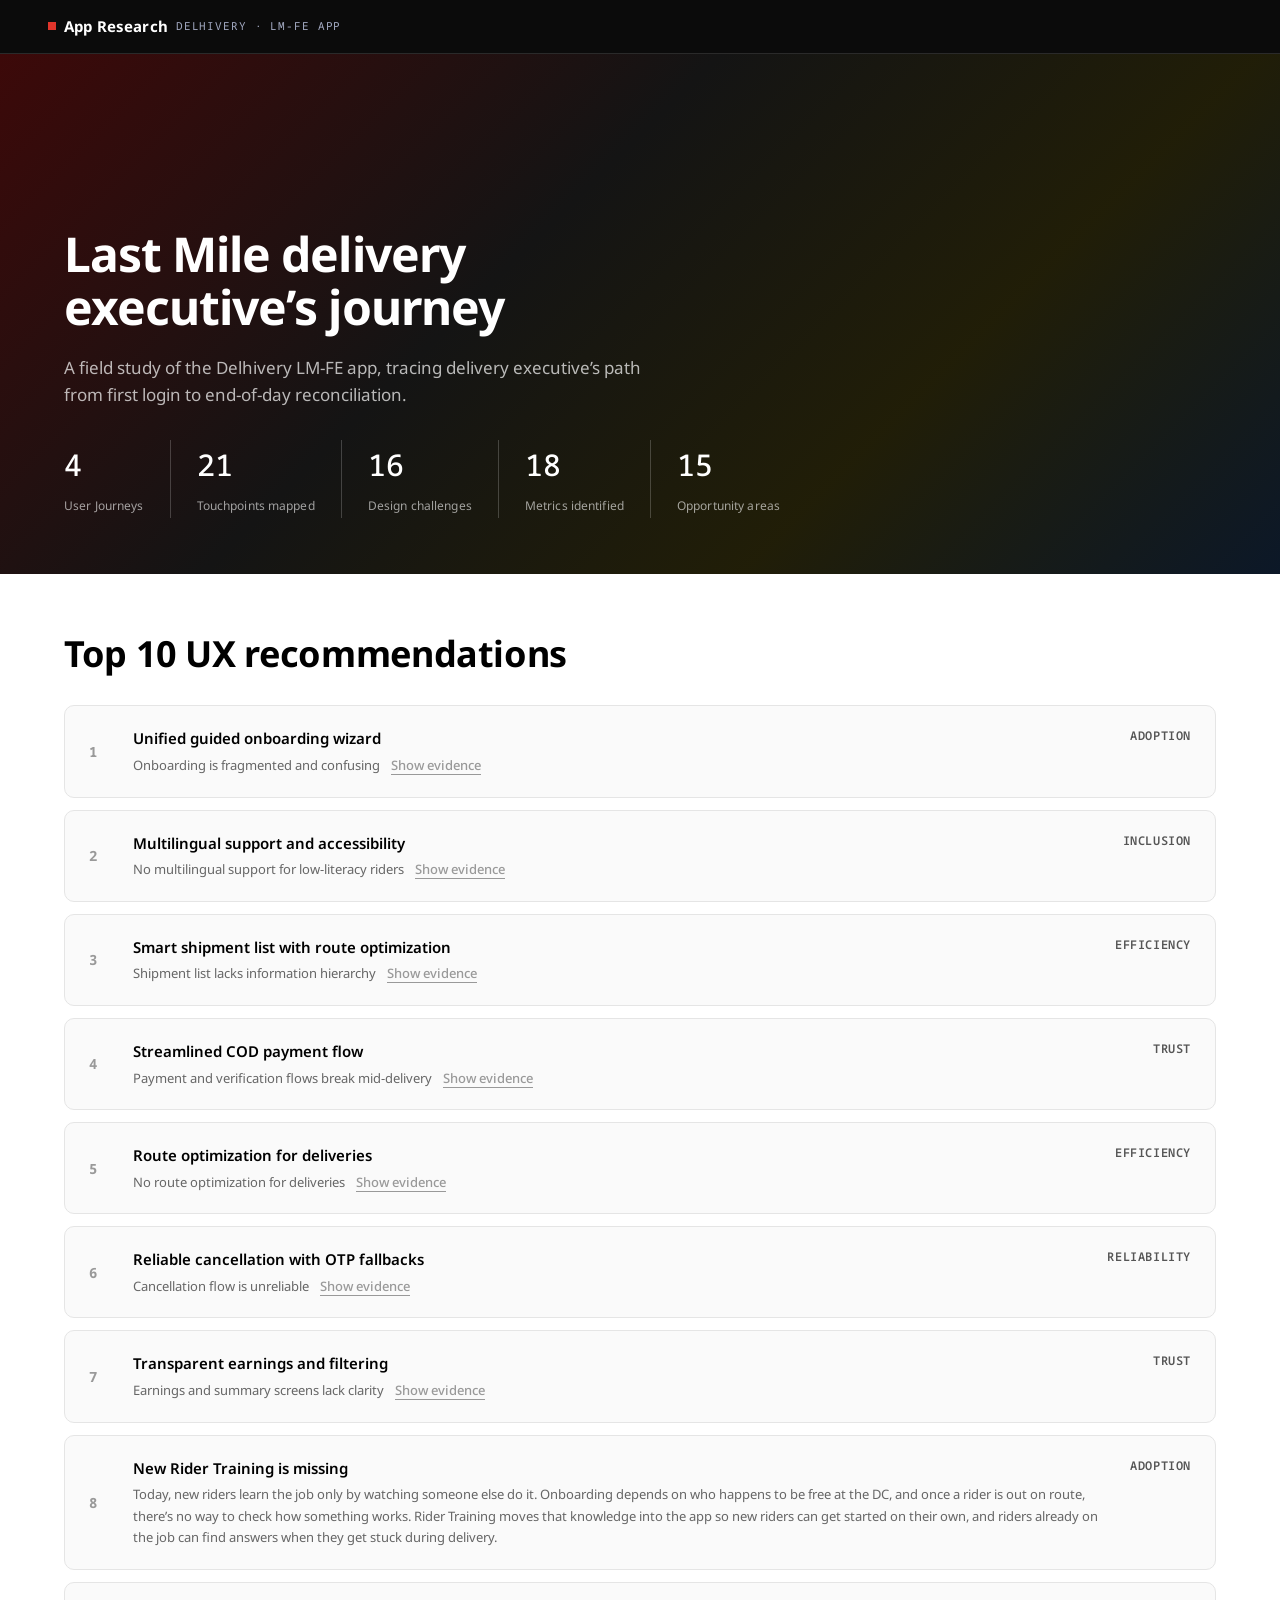
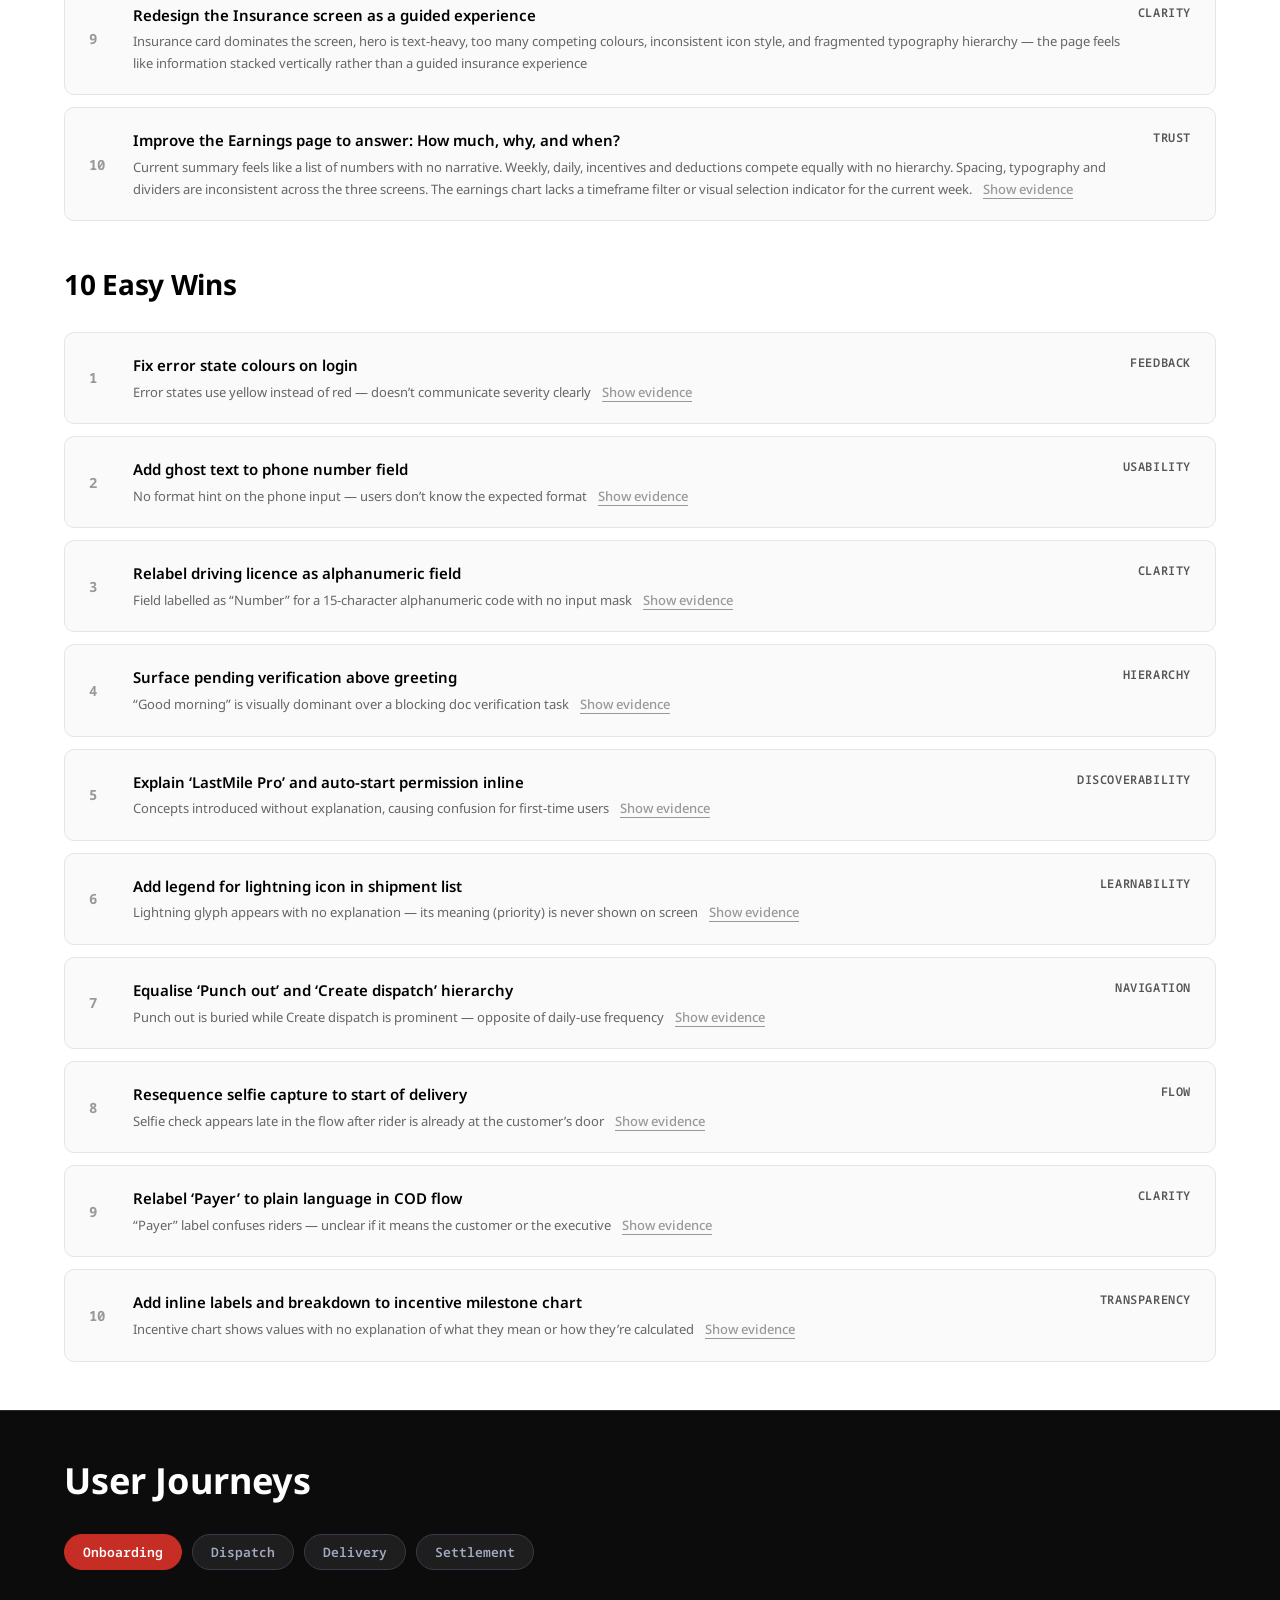
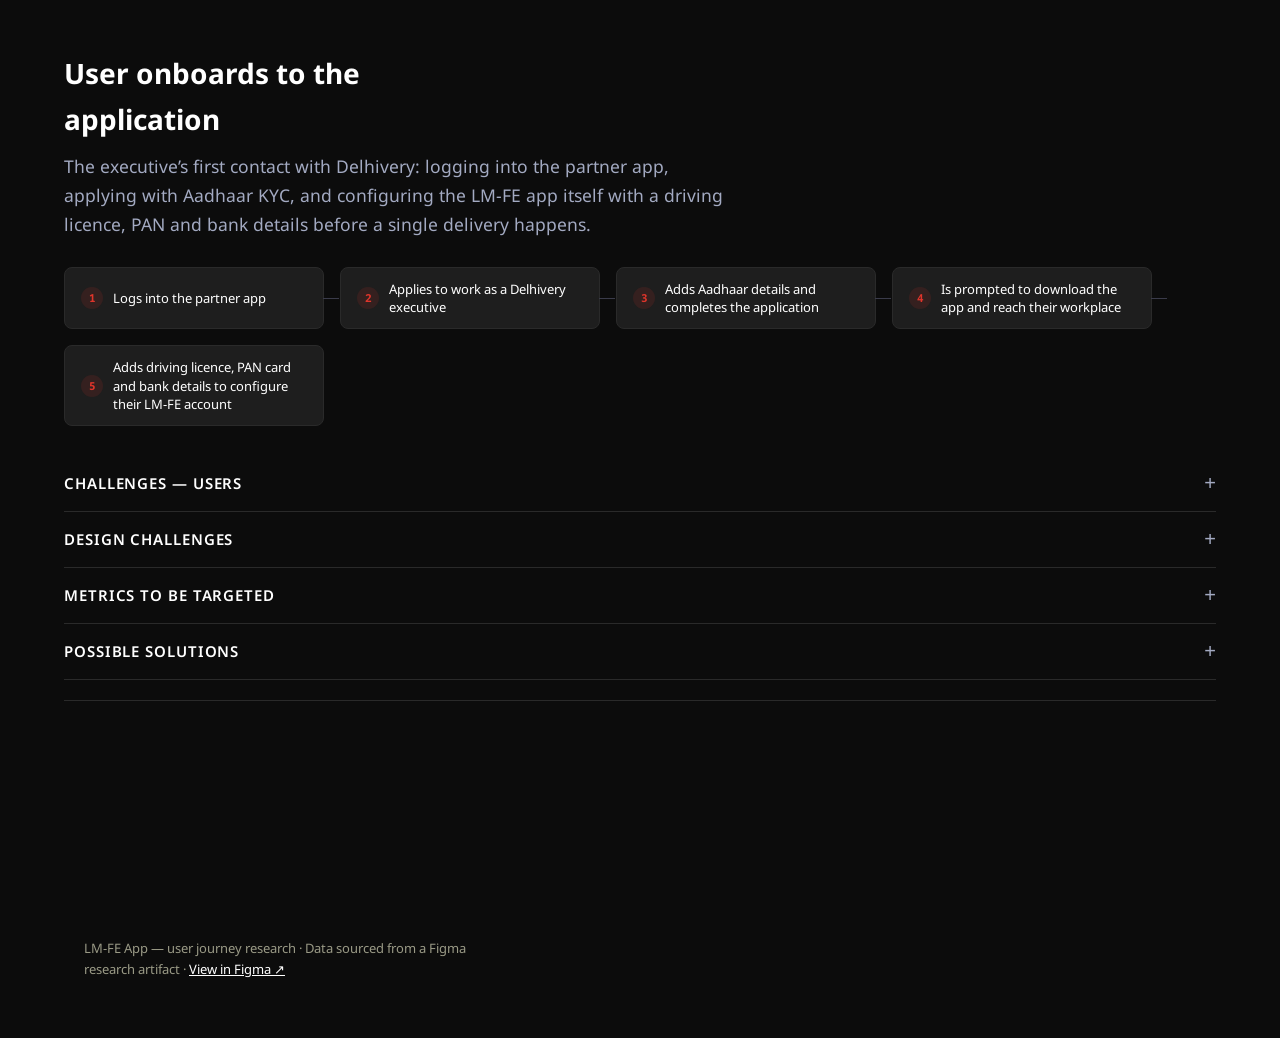
<file: index.html>
<!DOCTYPE html>
<html lang="en">
<head>
<meta charset="UTF-8">
<meta name="viewport" content="width=device-width, initial-scale=1.0">
<title>App Research \u2014 Delhivery user journey studies</title>
<meta name="description" content="Research artifacts documenting the Delhivery LM-FE and Hyperlocal rider app journeys: touchpoints, challenges, metrics and opportunities, with annotated screenshot evidence.">
<link rel="preconnect" href="https://fonts.googleapis.com">
<link rel="preconnect" href="https://fonts.gstatic.com" crossorigin>
<link href="https://fonts.googleapis.com/css2?family=Noto+Sans:wght@300;400;500;600;700;800;900&family=Noto+Sans+Mono:wght@400;500;600;700&display=swap" rel="stylesheet">
<link rel="stylesheet" href="assets/style.css?v=11">
</head>
<body>

<div id="progress"></div>

<nav class="topnav">
  <div class="topnav-inner">
    <div class="wordmark"><span class="tick"></span>App Research <small>DELHIVERY &#183; LM-FE APP</small></div>
  </div>
  <div class="toc-toggle" id="toc-toggle"></div>
</nav>

<div class="shell">
  <aside class="rail"><div class="rail-inner" id="rail"></div></aside>
  <main class="main" id="main"></main>
</div>

<footer class="site-footer" id="footer"></footer>

<div class="lightbox" id="lightbox" role="dialog" aria-modal="true" aria-label="Screenshot evidence viewer">
  <button class="lb-close" id="lb-close" aria-label="Close">&#10005;</button>
  <button class="lb-nav prev" id="lb-prev" aria-label="Previous screen">&#8249;</button>
  <div class="lb-stage" id="lb-stage"></div>
  <button class="lb-nav next" id="lb-next" aria-label="Next screen">&#8250;</button>
</div>

<script src="assets/data.js?v=7"></script>
<script src="assets/app.js?v=11"></script>
</body>
</html>
</file>
<file: assets/style.css>
/* ============================================================
   DESIGN TOKENS — Tarmac TDS Dark Theme
   Palette: Delhivery dark theme with brand red accent.
   Spacing: 4px base grid (sm=8, md=12, lg=16, xl=20, 2xl=24, 3xl=32).
   Font: Inter (TDS standard sans-serif) + IBM Plex Mono (data).
   ============================================================ */
:root{
  --paper: #0C0C0C;
  --paper-raised: #1E1E1E;
  --ink: #FFFFFF;
  --ink-soft: #A3AAC2;
  --hairline: #2A2A2A;
  --hairline-strong: #3A3B4A;
  --signal: #E0352B;
  --signal-deep: #C62D24;
  --signal-tint: rgba(224, 53, 43, 0.12);
  --board: #0C0C0C;
  --board-raised: #1E1E1E;
  --board-hair: #2A2A2A;
  --paper-on-board: #FFFFFF;

  --crit-fg: #FF6B6B; --crit-bg: rgba(255,107,107,0.12); --crit-bd: rgba(255,107,107,0.25);
  --maj-fg:  #FFD93D; --maj-bg:  rgba(255,217,61,0.12); --maj-bd:  rgba(255,217,61,0.25);
  --min-fg:  #7DD3FC; --min-bg:  rgba(125,211,252,0.12); --min-bd:  rgba(125,211,252,0.25);

  --display: 'Noto Sans', -apple-system, BlinkMacSystemFont, sans-serif;
  --body: 'Noto Sans', -apple-system, BlinkMacSystemFont, sans-serif;
  --mono: 'Noto Sans Mono', 'IBM Plex Mono', monospace;

  --measure: 66ch;
  --radius: 8px;
  --ease: cubic-bezier(.2,.7,.3,1);
}

*{box-sizing:border-box}
html{scroll-behavior:smooth}
@media (prefers-reduced-motion: reduce){ html{scroll-behavior:auto} *{animation-duration:.001ms !important; transition-duration:.001ms !important} }

body{
  margin:0; background:var(--paper); color:var(--ink);
  font-family:var(--body); font-size:17px; line-height:1.65;
  -webkit-font-smoothing:antialiased;
  overflow-x:hidden;
}
a{color:var(--signal-deep)}
a:focus-visible, button:focus-visible, [tabindex]:focus-visible{
  outline:2px solid var(--signal); outline-offset:2px;
}
::selection{ background:var(--signal); color:#fff; }

.eyebrow{
  font-family:var(--mono); font-size:11.5px; letter-spacing:.14em;
  text-transform:uppercase; color:var(--ink-soft);
}
.stat-note{
  font-family:var(--mono); font-size:11px; color:var(--ink-soft);
  border-top:1px dashed var(--hairline-strong); padding-top:8px; margin-top:14px;
}

/* ---------- progress + top nav ---------- */
#progress{
  position:fixed; top:0; left:0; height:2px; width:0%; background:var(--signal);
  z-index:200; transition:width .1s linear;
}
.topnav{
  position:sticky; top:0; z-index:100; background:rgba(12,12,12,.95);
  backdrop-filter:blur(6px); border-bottom:1px solid var(--hairline);
}
.topnav-inner{
  max-width:1240px; margin:0 auto; padding:14px 28px;
  display:flex; align-items:center; gap:22px;
}
.wordmark{
  font-family:var(--display); font-weight:700; font-size:15px; letter-spacing:.01em;
  display:flex; align-items:center; gap:8px; white-space:nowrap;
}
.wordmark .tick{ width:8px; height:8px; background:var(--signal); flex:none; }
.wordmark small{ font-family:var(--mono); font-weight:400; font-size:11px; color:var(--ink-soft); letter-spacing:.08em; }

.tabs{ display:flex; gap:2px; background:var(--hairline); border-radius:6px; padding:2px; margin-left:auto; }
.tab-btn{
  font-family:var(--mono); font-size:12px; letter-spacing:.03em; padding:7px 14px;
  border:0; background:transparent; color:var(--ink-soft); cursor:pointer; border-radius:5px;
  transition:background .15s var(--ease), color .15s var(--ease);
}
.tab-btn.active{ background:var(--paper-raised); color:var(--ink); box-shadow:0 1px 0 var(--hairline-strong) inset; }
.tab-btn:hover:not(.active){ color:var(--ink); }

.toc-toggle{ display:none; }

/* ---------- shell layout ---------- */
.shell{
  max-width:1240px; margin:0 auto; padding:0 5vw;
  display:block;
}
.rail{ display:none; }
.rail-inner{ position:sticky; top:76px; }
.rail-title{ font-family:var(--mono); font-size:10.5px; letter-spacing:.14em; color:var(--ink-soft); text-transform:uppercase; margin-bottom:10px; }
.rail-item{
  display:flex; align-items:baseline; gap:8px; padding:7px 0; text-decoration:none;
  color:var(--ink-soft); font-family:var(--mono); font-size:12.5px; border-left:2px solid transparent;
  padding-left:10px; margin-left:-11px; transition:border-color .15s var(--ease), color .15s var(--ease);
}
.rail-item .n{ opacity:.6; }
.rail-item.current{ color:var(--ink); border-left-color:var(--signal); }
.rail-item:hover{ color:var(--ink); }
.rail-meta{ margin-top:22px; padding-top:16px; border-top:1px solid var(--hairline); font-family:var(--mono); font-size:11px; color:var(--ink-soft); line-height:1.7; }
.rail-meta a{ color:var(--ink-soft); }

.main{ min-width:0; padding-bottom:120px; }

/* ---------- hero ---------- */
.hero{
  position:relative; width:100vw; margin-left:calc(-50vw + 50%); box-sizing:border-box;
  background:#000; color:#fff; overflow:hidden;
  display:flex; flex-direction:column; min-height:520px;
  border-bottom:none;
}
.hero-gradient-bg{
  position:absolute; inset:0; z-index:0;
  background:linear-gradient(135deg, rgba(200,30,30,.3) 0%, rgba(100,100,100,.2) 40%, rgba(220,200,50,.15) 70%, rgba(60,120,200,.2) 100%);
}

.hero-content{
  position:relative; z-index:2;
  margin-top:auto; padding:0 5vw 48px;
}
.hero h1{
  font-family:var(--display); font-weight:700; font-size:48px; line-height:1.1;
  letter-spacing:-.02em; margin:0 0 20px; color:#fff; max-width:20ch;
}
.hero-abstract{ max-width:60ch; font-size:17px; color:rgba(255,255,255,.7); margin:0 0 32px; line-height:1.6; }

.stat-strip{ display:flex; flex-wrap:wrap; gap:0; margin-bottom:8px; }
.stat{ padding:0 26px 0 0; margin-right:26px; border-right:1px solid rgba(255,255,255,.2); }
.stat:last-child{ border-right:0; }
.stat .num{ font-family:var(--mono); font-weight:500; font-size:30px; color:#fff; display:block; }
.stat .lbl{ font-size:12px; color:rgba(255,255,255,.6); font-family:var(--display); letter-spacing:.01em; }

/* journey minimap */
.minimap{ display:flex; gap:10px; margin-top:30px; }
.mini-stub{
  flex:1; background:var(--paper-raised); border:1px solid var(--hairline); border-radius:var(--radius);
  padding:12px 14px; text-decoration:none; color:var(--ink); position:relative; overflow:hidden;
  transition:transform .15s var(--ease), border-color .15s var(--ease);
}
.mini-stub:hover{ transform:translateY(-2px); border-color:var(--hairline-strong); }
.mini-stub::before{
  content:''; position:absolute; left:0; top:10%; bottom:10%; width:3px; background:var(--hairline-strong);
}
.mini-stub .code{ font-family:var(--mono); font-size:10.5px; color:var(--ink-soft); }
.mini-stub .t{ font-family:var(--display); font-size:13px; font-weight:600; margin-top:3px; line-height:1.25; }
.mini-stub .dot{
  display:inline-block; width:6px; height:6px; border-radius:50%; margin-right:5px; background:var(--signal);
}

/* ---------- executive summary ---------- */
.exec{ padding:60px 5vw 48px; border-bottom:1px solid var(--hairline); background:#fff; color:#000; width:100vw; margin-left:calc(-50vw + 50%); box-sizing:border-box; }
.exec-heading{ font-family:var(--display); font-weight:700; font-size:36px; line-height:1.1; letter-spacing:-.01em; color:#000; margin:0 0 32px; text-transform:none; }
.easy-wins-section{ margin-top:48px; }
.easy-wins-heading{ font-size:28px; }
.rec-cards{ display:flex; flex-direction:column; gap:12px; }
.rec-card{
  display:flex; flex-direction:column;
  border-radius:10px; border:1px solid #e5e5e5;
  background:#fafafa; transition:box-shadow .15s ease, border-color .15s ease;
  overflow:hidden;
}
.rec-card:hover{ border-color:#ccc; box-shadow:0 2px 8px rgba(0,0,0,.06); }
.rec-card-header{
  display:flex; align-items:center; gap:16px; padding:20px 24px;
}
.rec-num{
  font-family:var(--mono); font-size:14px; font-weight:700; color:#999;
  min-width:28px; flex-shrink:0;
}
.rec-body{ flex:1; min-width:0; }
.rec-top-row{ display:flex; align-items:flex-start; justify-content:space-between; gap:16px; }
.rec-text{ flex:1; min-width:0; }
.rec-title{ font-family:var(--display); font-weight:600; font-size:15px; margin:0 0 4px; color:#000; }
.rec-challenge{ font-size:13px; color:#666; margin:0; }
.rec-meta{ display:flex; flex-direction:column; align-items:flex-end; gap:8px; flex-shrink:0; }
.rec-metric{
  font-family:var(--mono); font-size:12px; font-weight:600;
  color:#555; text-transform:uppercase; letter-spacing:.05em;
}
.rec-evidence-btn{
  font-family:var(--body); font-size:13px; font-weight:500;
  padding:0; background:none; color:#999;
  border:none; border-bottom:1px solid #999; cursor:pointer;
  margin-left:8px; transition:opacity .15s ease;
}
.rec-evidence-btn:hover{ opacity:.6; }
.rec-arrow{
  font-size:24px; color:#999; background:none; border:none; cursor:pointer;
  padding:4px 8px; transition:color .15s ease;
}
.rec-arrow:hover{ color:#000; }
.rec-evidence-panel{
  padding:0 24px 20px; border-top:1px solid #eee;
}
.rec-evidence-panel.hidden{ display:none; }
.rec-evidence-grid{
  display:flex; gap:16px; flex-wrap:wrap; padding-top:16px;
}
.rec-ev-thumb{
  display:flex; flex-direction:column; gap:6px; background:none; border:none; cursor:pointer; padding:0;
}
.rec-ev-thumb img{
  width:200px; height:auto; max-height:360px; object-fit:contain; border-radius:8px; border:1px solid #ddd;
  transition:transform .15s ease, box-shadow .15s ease;
}
.rec-ev-thumb:hover img{ transform:scale(1.02); box-shadow:0 4px 16px rgba(0,0,0,.1); }
.rec-ev-cap{
  font-family:var(--mono); font-size:11px; color:#888; text-align:center;
}

/* ---------- stage sections ---------- */
.stage{ position:relative; padding:64px 0 20px; border-bottom:1px solid var(--hairline); }
.stage:last-of-type{ border-bottom:0; }
.ghost-num{
  position:absolute; top:20px; right:0; font-family:var(--mono); font-weight:500;
  font-size:120px; color:var(--ink); opacity:.05; line-height:1; user-select:none; pointer-events:none;
}
.stage-stub{
  display:inline-flex; align-items:center; gap:10px; background:var(--paper-raised);
  border:1px solid var(--hairline-strong); border-radius:var(--radius); padding:6px 14px 6px 10px;
  margin-bottom:18px; position:relative;
}

/* ---------- stage pill tabs ---------- */
.stages-tabbed{ margin-top:0; width:100vw; margin-left:calc(-50vw + 50%); padding:40px 5vw; box-sizing:border-box; }
.stages-heading{ font-family:var(--display); font-weight:700; font-size:36px; margin:0 0 24px; }
.stage-pills{ display:flex; gap:10px; flex-wrap:wrap; margin-bottom:16px; }
.stage-pill{
  font-family:var(--mono); font-size:13px; font-weight:600;
  padding:8px 18px; border-radius:999px;
  border:1px solid var(--hairline-strong);
  background:var(--paper-raised); color:var(--ink-soft);
  cursor:pointer; transition:all .15s ease;
}
.stage-pill:hover{ border-color:var(--signal-deep); color:var(--signal-deep); }
.stage-pill.active{ background:var(--signal-deep); color:#fff; border-color:var(--signal-deep); }
.stage-stub::before, .stage-stub::after{
  content:''; position:absolute; width:9px; height:9px; background:var(--paper);
  border:1px solid var(--hairline-strong); border-radius:50%; top:50%; transform:translateY(-50%);
}
.stage-stub::before{ left:-5px; } .stage-stub::after{ right:-5px; }
.stage-stub .code{ font-family:var(--mono); font-size:12px; color:var(--signal-deep); font-weight:600; }
.stage h2{ font-family:var(--display); font-weight:700; font-size:28px; margin:0 0 10px; max-width:26ch; }
.stage-narrative{ max-width:var(--measure); font-size:17.5px; color:var(--ink-soft); margin:0 0 28px; }

/* ---------- stage accordions ---------- */
.stage-accordion{ border-bottom:1px solid var(--hairline); }
.accordion-toggle{
  display:flex; align-items:center; justify-content:space-between; width:100%;
  padding:16px 0; background:none; border:none; cursor:pointer;
  text-align:left;
}
.accordion-title{
  font-family:var(--display); font-weight:600; font-size:15px; color:var(--ink);
  text-transform:uppercase; letter-spacing:.06em;
}
.accordion-icon{
  font-size:20px; font-weight:300; color:var(--ink-soft); flex-shrink:0;
}
.accordion-panel{ padding:0 0 20px; }
.accordion-panel.hidden{ display:none; }

.stepper{ display:flex; flex-wrap:wrap; gap:16px; margin:0 0 30px; padding:0; align-items:stretch; }
.step{ display:flex; align-items:center; gap:10px; padding:12px 16px; background:var(--paper-raised); border:1px solid var(--hairline); border-radius:var(--radius); position:relative; max-width:260px; min-width:180px; flex:1 1 auto; }
.step:not(:last-child)::after{ content:''; position:absolute; right:-16px; top:50%; width:16px; height:1px; background:var(--hairline-strong); }
.step .idx{ font-family:var(--mono); font-size:11px; color:var(--signal); font-weight:700; flex:none; width:22px; height:22px; border-radius:50%; background:var(--signal-tint); display:flex; align-items:center; justify-content:center; }
.step .txt{ font-family:var(--body); font-size:13px; line-height:1.4; color:var(--ink); }

.user-note{
  font-family:var(--display); font-size:14px; color:var(--ink-soft); font-style:normal;
  background:var(--paper-raised); border-left:3px solid var(--hairline-strong); padding:10px 14px; margin:0 0 30px;
  max-width:820px;
}
.user-note ul{ margin:6px 0 0; padding-left:18px; }
.user-note li{ margin:3px 0; }
.user-note .lbl{ font-family:var(--mono); font-size:10.5px; letter-spacing:.1em; text-transform:uppercase; color:var(--ink-soft); display:block; margin-bottom:6px; }

/* challenge cards */
.challenges{ display:flex; flex-direction:column; gap:20px; margin-bottom:34px; }
.chal-item{
  max-width:820px; padding:0; scroll-margin-top:80px;
  border-bottom:1px solid var(--hairline); padding-bottom:16px;
}
.chal-head{ display:flex; align-items:center; gap:10px; margin-bottom:8px; }
.sev{
  font-family:var(--mono); font-size:10px; letter-spacing:.08em; text-transform:uppercase;
  padding:2px 8px; border-radius:3px; font-weight:600; flex:none;
}
.sev.critical{ color:var(--crit-fg); background:var(--crit-bg); border:1px solid var(--crit-bd); }
.sev.major{ color:var(--maj-fg); background:var(--maj-bg); border:1px solid var(--maj-bd); }
.sev.minor{ color:var(--min-fg); background:var(--min-bg); border:1px solid var(--min-bd); }
.sevdot{ flex:none; width:9px; height:9px; border-radius:50%; margin-top:6px; }
.sevdot.critical{ background:var(--crit-fg); }
.sevdot.major{ background:var(--maj-fg); }
.sevdot.minor{ background:var(--min-fg); }
.chal-item h3{ font-family:var(--display); font-weight:600; font-size:18.5px; margin:0; line-height:1.3; }
.chal-body{ margin:0; color:var(--ink-soft); font-size:16px; }
.ev-toggle{
  font-family:var(--mono); font-size:11.5px; background:none; border:0; color:var(--signal-deep);
  cursor:pointer; padding:8px 0 0; text-decoration:underline; text-underline-offset:2px; display:block;
}
.hidden{ display:none !important; }

/* evidence rail */
.ev-rail{ display:flex; gap:10px; margin-top:14px; overflow-x:auto; padding-bottom:4px; scroll-snap-type:x proximity; }
.ev-thumb{
  flex:none; width:104px; scroll-snap-align:start; cursor:pointer; background:transparent; border:0; padding:0;
  text-align:left;
}
.ev-thumb .frame{
  width:104px; border-radius:8px; border:2px solid var(--board); background:var(--board);
  overflow:hidden; position:relative; box-shadow:0 2px 6px rgba(0,0,0,.18);
  transition:transform .15s var(--ease), box-shadow .15s var(--ease);
}
.ev-thumb:hover .frame{ transform:translateY(-3px); box-shadow:0 6px 14px rgba(0,0,0,.24); }
.ev-thumb img{ width:100%; height:auto; object-fit:contain; display:block; }
.ev-thumb .pincount{
  position:absolute; top:5px; right:5px; background:var(--signal); color:#fff; font-family:var(--mono);
  font-size:9.5px; font-weight:700; width:16px; height:16px; border-radius:50%; display:flex;
  align-items:center; justify-content:center;
}
.ev-thumb .cap{ font-size:10.5px; font-family:var(--mono); color:var(--ink-soft); margin-top:6px; line-height:1.3; display:block; }

/* section subtitle */
.section-subtitle{ font-family:var(--display); font-size:15px; font-weight:700; text-transform:uppercase; letter-spacing:0.06em; color:var(--signal); margin:40px 0 16px; padding-bottom:8px; border-bottom:1px solid var(--hairline); }

/* metrics table */
.metrics-table{ width:100%; max-width:820px; border-collapse:collapse; margin-bottom:34px; font-size:15px; }
.metrics-table th{
  text-align:left; font-family:var(--mono); font-size:10.5px; letter-spacing:.1em; text-transform:uppercase;
  color:var(--ink-soft); font-weight:500; padding:0 16px 8px 0; border-bottom:1px solid var(--hairline-strong);
}
.metrics-table td{ padding:12px 16px 12px 0; border-bottom:1px solid var(--hairline); vertical-align:top; }
.metrics-table td:first-child{ font-family:var(--display); font-weight:600; white-space:nowrap; }
.metrics-table td:last-child{ color:var(--ink-soft); }

/* opportunities */
.opps{ display:flex; flex-direction:column; gap:10px; }
.opp-card{
  max-width:720px; border:1px dashed var(--hairline-strong); border-radius:var(--radius);
  padding:14px 18px; background:linear-gradient(180deg, rgba(193,68,30,.03), transparent);
}
.opp-card h4{ font-family:var(--display); font-size:15.5px; font-weight:600; margin:0 0 5px; }
.opp-card p{ margin:0; color:var(--ink-soft); font-size:15px; }
.opp-links{ margin-top:8px; display:flex; flex-wrap:wrap; gap:6px; }
.opp-links a{
  font-family:var(--mono); font-size:10.5px; color:var(--signal-deep); text-decoration:none;
  border:1px solid var(--signal-tint); background:var(--signal-tint); padding:2px 7px; border-radius:10px;
}
.opp-links a:hover{ text-decoration:underline; }

/* pending-content notice (hyperlocal) */
.pending-note{
  font-family:var(--mono); font-size:12.5px; color:var(--ink-soft); background:var(--paper-raised);
  border:1px dashed var(--hairline-strong); border-radius:var(--radius); padding:12px 16px; margin:18px 0 30px;
  max-width:var(--measure);
}
.hl-stage-row{
  display:flex; align-items:center; gap:16px; padding:16px 0; border-top:1px solid var(--hairline);
}
.hl-stage-row:first-child{ border-top:0; }
.hl-stage-row .code{ font-family:var(--mono); font-size:12px; color:var(--signal-deep); font-weight:600; flex:none; width:64px; }
.hl-stage-row .t{ font-family:var(--display); font-weight:600; font-size:15.5px; flex:1; }
.hl-stage-row .counts{ display:flex; gap:14px; font-family:var(--mono); font-size:11px; color:var(--ink-soft); }
.hl-stage-row .counts b{ color:var(--ink); }

/* ---------- footer ---------- */
.site-footer{
  background:var(--board); color:var(--paper-on-board); padding:44px 0; margin-top:20px;
}
.site-footer .shell{ display:block; }
.site-footer p{ font-size:13px; color:#9a9a86; max-width:60ch; }
.site-footer a{ color:var(--paper-on-board); }

/* ---------- lightbox ---------- */
.lightbox{
  position:fixed; inset:0; background:rgba(15,16,10,.94); z-index:300; display:none;
  align-items:stretch; justify-content:center;
}
.lightbox.open{ display:flex; }
.lb-stage{ display:flex; width:100%; max-width:1180px; margin:auto; padding:30px; gap:28px; align-items:center; }
.lb-frame{ position:relative; flex:none; }
.lb-frame img{
  max-height:82vh; max-width:min(420px, 42vw); border-radius:14px; border:3px solid #000;
  box-shadow:0 20px 60px rgba(0,0,0,.5); display:block;
}
.lb-pin{
  position:absolute; width:26px; height:26px; margin:-13px 0 0 -13px; border-radius:50%;
  background:var(--signal); color:#fff; font-family:var(--mono); font-weight:700; font-size:12px;
  display:flex; align-items:center; justify-content:center; border:2px solid #fff;
  box-shadow:0 2px 8px rgba(0,0,0,.4); cursor:pointer;
}
.lb-pin.active{ background:#fff; color:var(--signal); }
.lb-side{ flex:1; max-width:420px; color:var(--paper-on-board); }
.lb-cap{ font-family:var(--mono); font-size:12px; color:#9a9a86; margin-bottom:14px; }
.lb-notes{ list-style:none; margin:0; padding:0; }
.lb-note{
  display:flex; gap:10px; padding:12px; border-radius:8px; cursor:pointer; margin-bottom:6px;
  border:1px solid transparent; transition:background .15s var(--ease);
}
.lb-note:hover, .lb-note.active{ background:rgba(255,255,255,.06); border-color:var(--board-hair); }
.lb-note .num{
  flex:none; width:22px; height:22px; border-radius:50%; background:var(--signal); color:#fff;
  font-family:var(--mono); font-size:11px; font-weight:700; display:flex; align-items:center; justify-content:center;
}
.lb-note p{ margin:0; font-family:var(--body); font-size:15px; line-height:1.5; }
.lb-empty{ font-family:var(--display); color:#9a9a86; font-size:14px; }
.lb-close, .lb-nav{
  position:absolute; background:rgba(255,255,255,.08); border:1px solid rgba(255,255,255,.18); color:#fff;
  border-radius:50%; width:42px; height:42px; cursor:pointer; font-size:18px; display:flex;
  align-items:center; justify-content:center; transition:background .15s var(--ease);
}
.lb-close:hover, .lb-nav:hover{ background:rgba(255,255,255,.18); }
.lb-close{ top:20px; right:20px; }
.lb-nav.prev{ left:20px; top:50%; transform:translateY(-50%); }
.lb-nav.next{ right:20px; top:50%; transform:translateY(-50%); }

/* ---------- responsive ---------- */
@media (max-width: 1000px){
  .shell{ grid-template-columns:1fr; }
  .rail{ display:none; }
  .toc-toggle{
    display:flex; gap:6px; overflow-x:auto; padding:10px 16px; border-bottom:1px solid var(--hairline);
    background:var(--paper-raised);
  }
  .toc-toggle a{
    font-family:var(--mono); font-size:11px; white-space:nowrap; text-decoration:none; color:var(--ink-soft);
    border:1px solid var(--hairline-strong); padding:5px 10px; border-radius:12px;
  }
  .toc-toggle a.current{ background:var(--signal); border-color:var(--signal); color:#fff; }
}
@media (max-width: 760px){
  .topnav-inner{ flex-wrap:wrap; gap:10px; padding:12px 16px; }
  .wordmark small{ display:none; }
  .tabs{ margin-left:0; width:100%; }
  .tab-btn{ flex:1; text-align:center; }
  .hero h1{ font-size:28px; }
  .hero{ min-height:400px; }
  .stat-strip{ gap:16px; }
  .stat{ padding:0 16px 0 0; margin-right:16px; }
  .rec-top-row{ flex-direction:column; gap:8px; }
  .rec-pills{ align-self:flex-start; }
  .minimap{ flex-wrap:wrap; }
  .mini-stub{ flex:1 1 45%; }
  .lb-stage{ flex-direction:column; padding:20px; overflow-y:auto; }
  .lb-frame img{ max-width:82vw; max-height:50vh; }
  .lb-side{ max-width:none; }
  .ghost-num{ font-size:70px; }
}

/* ---------- print ---------- */
@media print{
  .topnav, .rail, .toc-toggle, .lightbox, #progress{ display:none !important; }
  .shell{ grid-template-columns:1fr; }
  .stage{ break-inside:avoid-page; }
  .chal-item{ break-inside:avoid; }
  body{ background:#fff; }
  .ev-rail{ overflow:visible; flex-wrap:wrap; }
}

/* ---------- prototype overlay ---------- */
.proto-btn{
  margin-left:auto; padding:8px 20px; border-radius:6px; border:none;
  background:var(--signal); color:#fff; font-family:var(--display);
  font-size:13px; font-weight:600; cursor:pointer; transition:background .15s var(--ease);
}
.proto-btn:hover{ background:var(--signal-deep); }
.proto-overlay{
  position:fixed; inset:0; z-index:9999; background:var(--paper);
  display:none; flex-direction:column;
}
.proto-overlay.open{ display:flex; }
.proto-close{
  position:absolute; top:16px; right:16px; z-index:10000;
  width:40px; height:40px; border-radius:50%; border:1px solid var(--hairline);
  background:var(--paper-raised); color:var(--ink); font-size:18px;
  display:flex; align-items:center; justify-content:center; cursor:pointer;
  transition:all .15s var(--ease); box-shadow:0 2px 8px rgba(0,0,0,0.2);
}
.proto-close:hover{ background:var(--signal); color:#fff; border-color:var(--signal); }
.proto-frame{ flex:1; width:100%; height:100%; border:none; }
</file>
